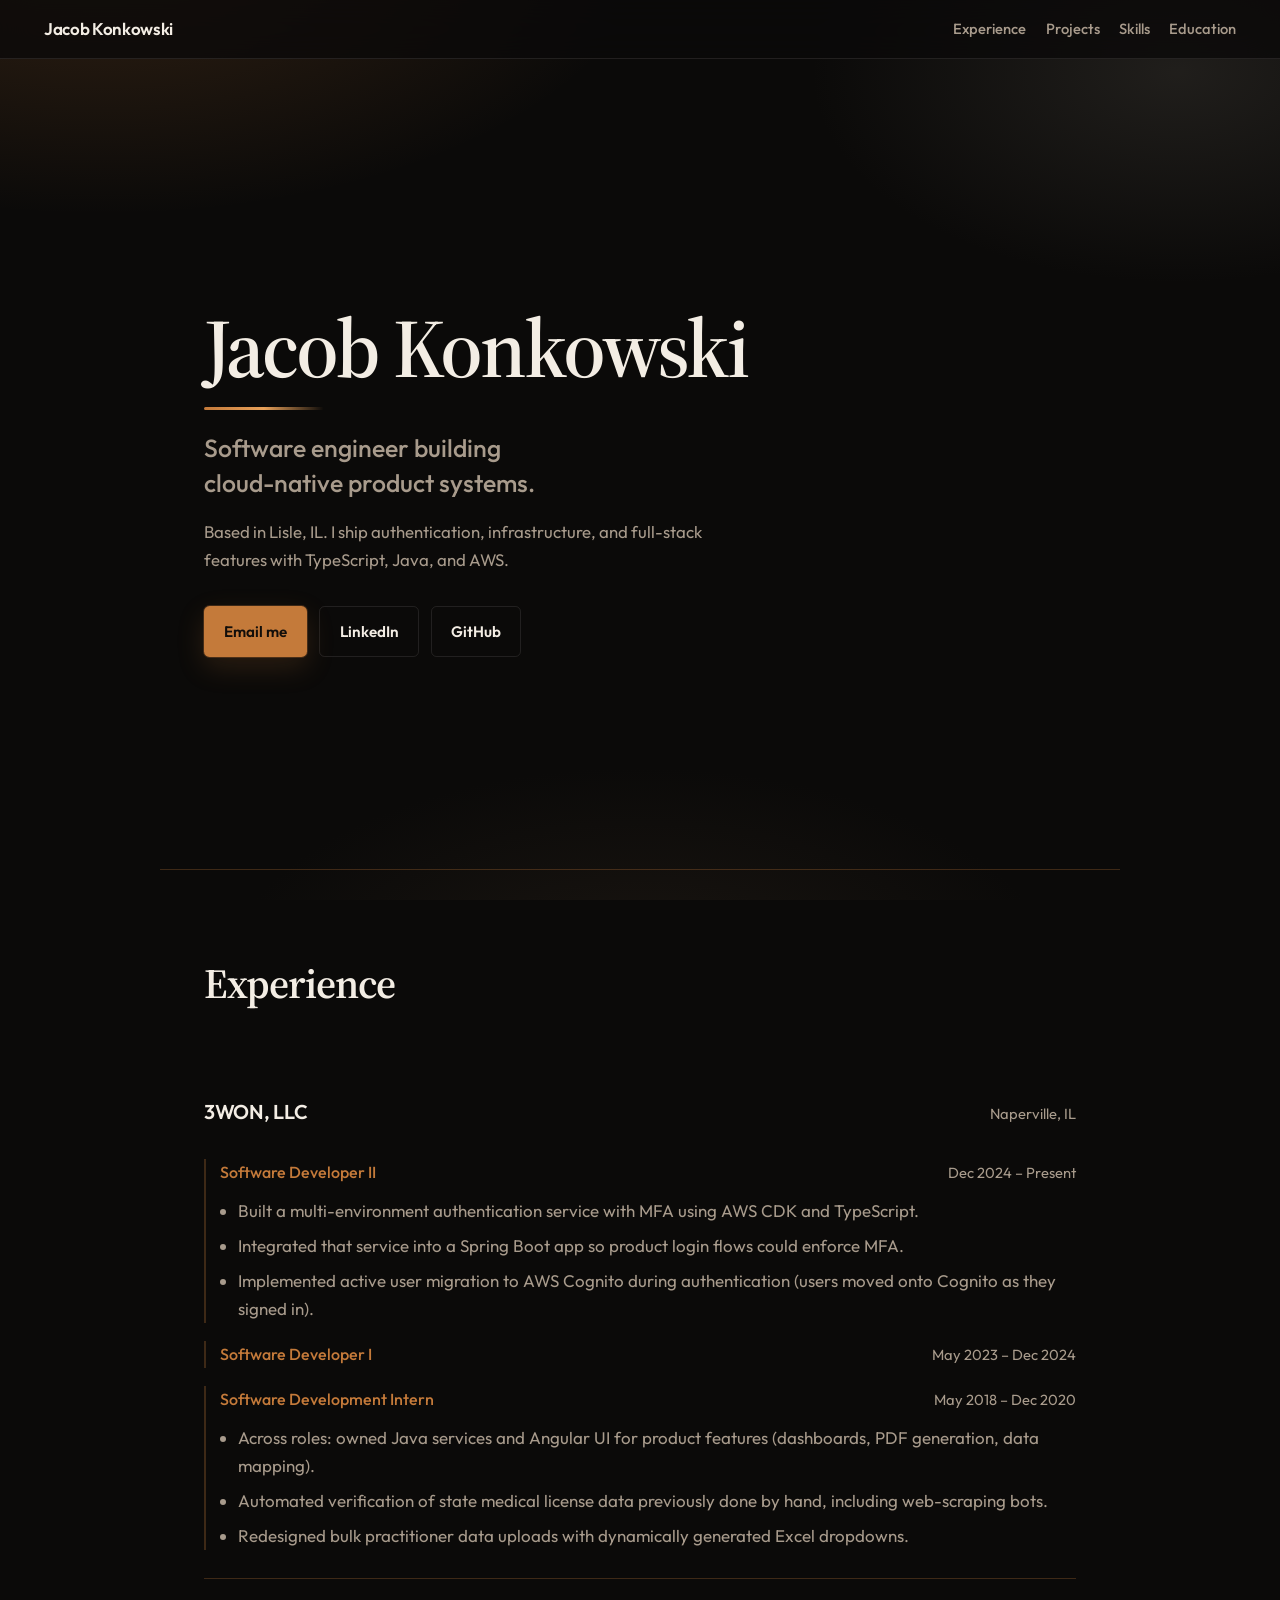
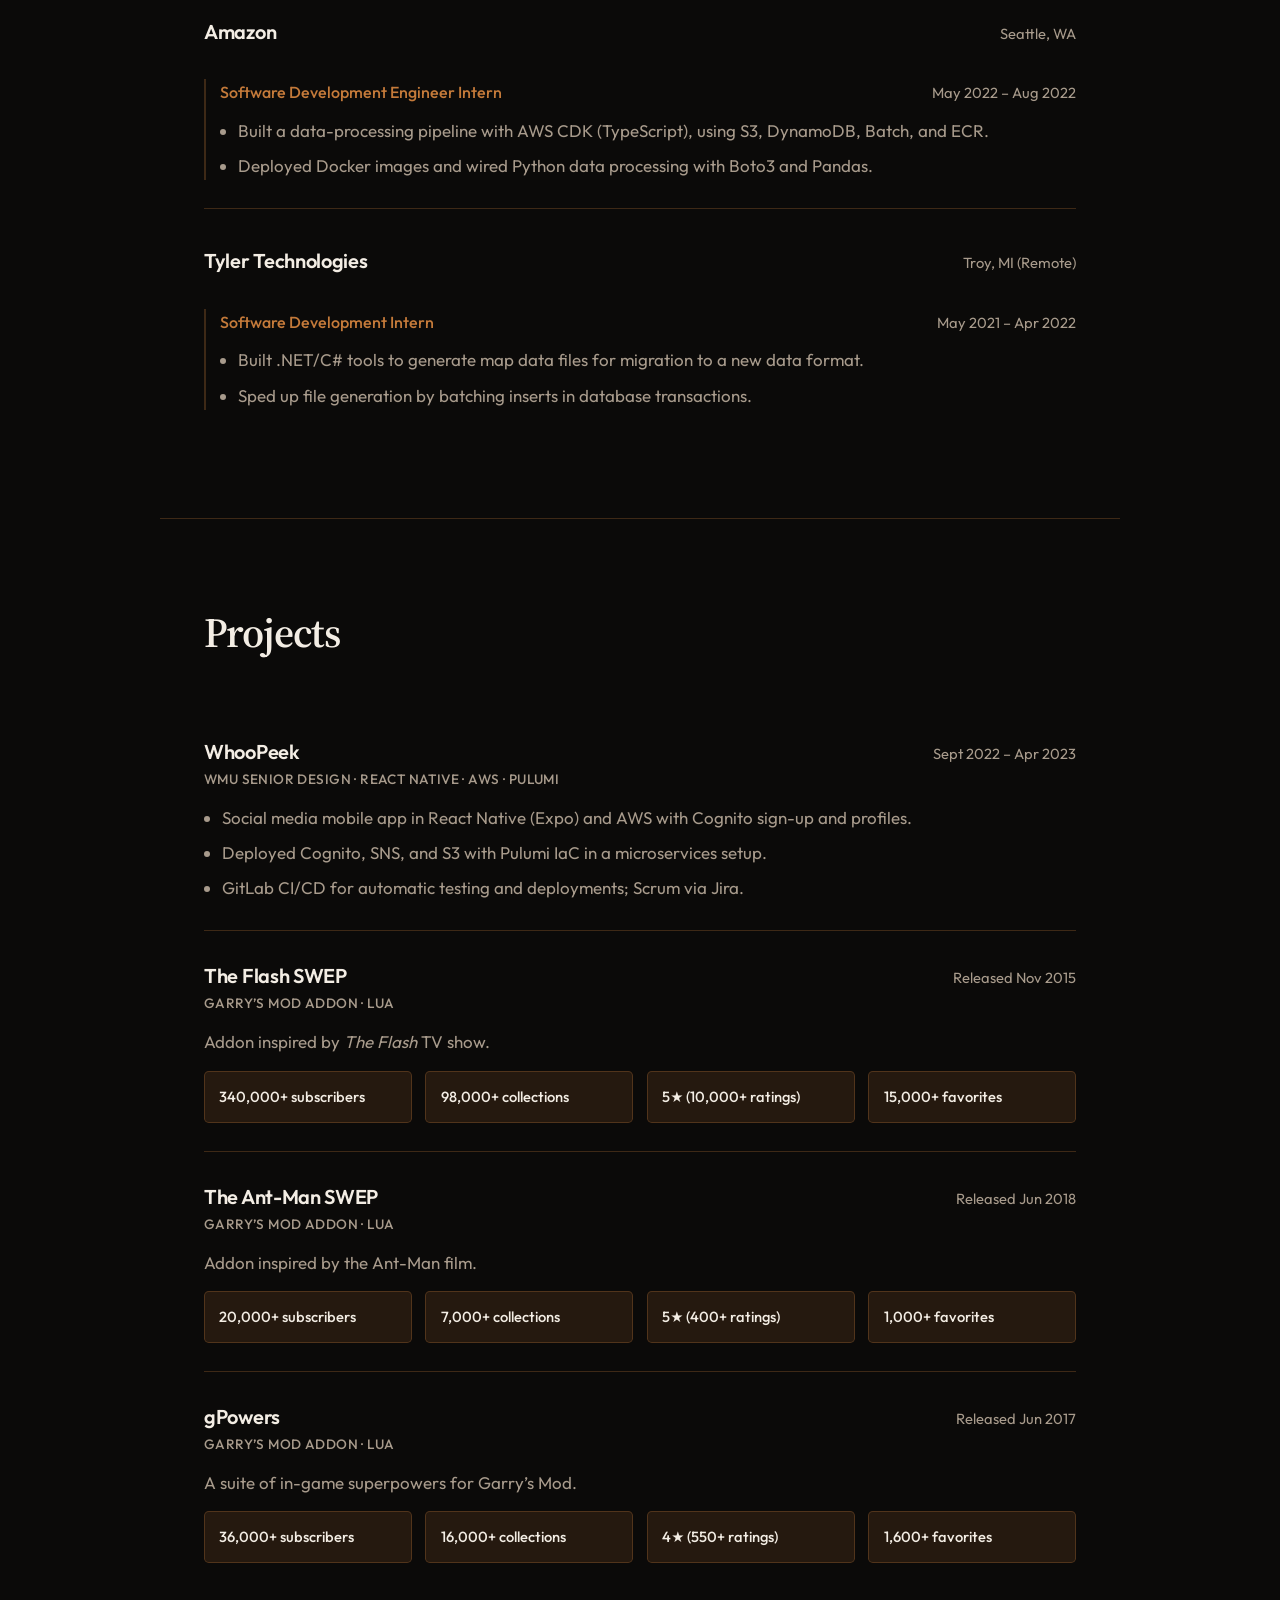
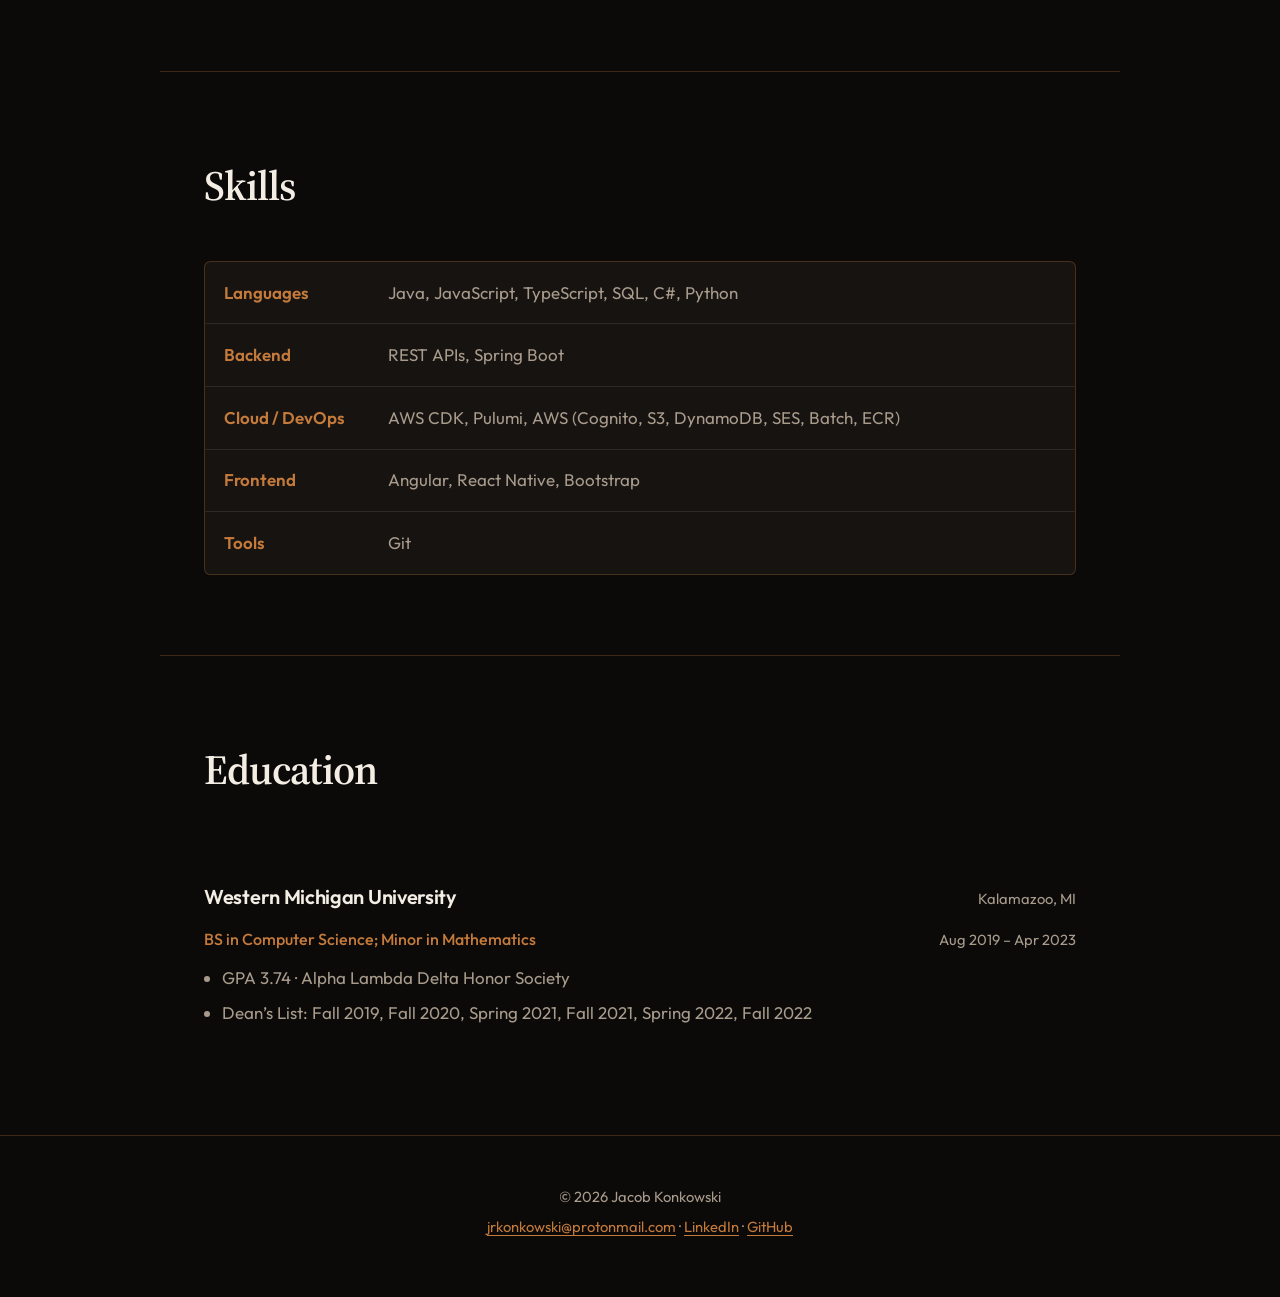
<file: index.html>
<!DOCTYPE html>
<html lang="en">
<head>
  <meta charset="UTF-8">
  <meta name="viewport" content="width=device-width, initial-scale=1">
  <meta name="description" content="Jacob Konkowski — Software Engineer. AWS, TypeScript, Java, and full-stack product work.">
  <title>Jacob Konkowski</title>
  <link rel="preconnect" href="https://fonts.googleapis.com">
  <link rel="preconnect" href="https://fonts.gstatic.com" crossorigin>
  <link href="https://fonts.googleapis.com/css2?family=Outfit:wght@400;500;600;700&family=Source+Serif+4:opsz,wght@8..60,500;8..60,600&display=swap" rel="stylesheet">
  <link rel="stylesheet" href="css/main.css">
</head>
<body>
  <div class="atmosphere" aria-hidden="true"></div>

  <header class="site-header">
    <a class="brand" href="#top">Jacob Konkowski</a>
    <nav class="nav" aria-label="Primary">
      <a href="#experience">Experience</a>
      <a href="#projects">Projects</a>
      <a href="#skills">Skills</a>
      <a href="#education">Education</a>
    </nav>
  </header>

  <main id="top">
    <section class="hero">
      <p class="hero-brand">Jacob Konkowski</p>
      <span class="hero-mark" aria-hidden="true"></span>
      <h1 class="hero-title">Software engineer building cloud-native product systems.</h1>
      <p class="hero-lede">
        Based in Lisle, IL. I ship authentication, infrastructure, and full-stack features
        with TypeScript, Java, and AWS.
      </p>
      <div class="hero-actions">
        <a class="btn btn-primary" href="mailto:jrkonkowski@protonmail.com">Email me</a>
        <a class="btn btn-ghost" href="https://www.linkedin.com/in/jacob-konkowski" target="_blank" rel="noopener">LinkedIn</a>
        <a class="btn btn-ghost" href="https://github.com/JacobKonkowski" target="_blank" rel="noopener">GitHub</a>
      </div>
    </section>

    <section id="experience" class="section">
      <div class="section-head">
        <h2>Experience</h2>
      </div>

      <article class="job reveal">
        <div class="job-meta">
          <h3><a href="https://www.3won.com/" target="_blank" rel="noopener">3WON, LLC</a></h3>
          <p class="place">Naperville, IL</p>
        </div>

        <div class="role">
          <div class="role-line">
            <h4>Software Developer II</h4>
            <time>Dec 2024 – Present</time>
          </div>
          <ul>
            <li>Built a multi-environment authentication service with MFA using AWS CDK and TypeScript.</li>
            <li>Integrated that service into a Spring Boot app so product login flows could enforce MFA.</li>
            <li>Implemented active user migration to AWS Cognito during authentication (users moved onto Cognito as they signed in).</li>
          </ul>
        </div>

        <div class="role">
          <div class="role-line">
            <h4>Software Developer I</h4>
            <time>May 2023 – Dec 2024</time>
          </div>
        </div>

        <div class="role">
          <div class="role-line">
            <h4>Software Development Intern</h4>
            <time>May 2018 – Dec 2020</time>
          </div>
          <ul>
            <li>Across roles: owned Java services and Angular UI for product features (dashboards, PDF generation, data mapping).</li>
            <li>Automated verification of state medical license data previously done by hand, including web-scraping bots.</li>
            <li>Redesigned bulk practitioner data uploads with dynamically generated Excel dropdowns.</li>
          </ul>
        </div>
      </article>

      <article class="job reveal">
        <div class="job-meta">
          <h3><a href="https://www.aboutamazon.com/" target="_blank" rel="noopener">Amazon</a></h3>
          <p class="place">Seattle, WA</p>
        </div>
        <div class="role">
          <div class="role-line">
            <h4>Software Development Engineer Intern</h4>
            <time>May 2022 – Aug 2022</time>
          </div>
          <ul>
            <li>Built a data-processing pipeline with AWS CDK (TypeScript), using S3, DynamoDB, Batch, and ECR.</li>
            <li>Deployed Docker images and wired Python data processing with Boto3 and Pandas.</li>
          </ul>
        </div>
      </article>

      <article class="job reveal">
        <div class="job-meta">
          <h3><a href="https://www.tylertech.com/" target="_blank" rel="noopener">Tyler Technologies</a></h3>
          <p class="place">Troy, MI (Remote)</p>
        </div>
        <div class="role">
          <div class="role-line">
            <h4>Software Development Intern</h4>
            <time>May 2021 – Apr 2022</time>
          </div>
          <ul>
            <li>Built .NET/C# tools to generate map data files for migration to a new data format.</li>
            <li>Sped up file generation by batching inserts in database transactions.</li>
          </ul>
        </div>
      </article>
    </section>

    <section id="projects" class="section">
      <div class="section-head">
        <h2>Projects</h2>
      </div>

      <article class="project reveal" id="whoopeek">
        <div class="project-top">
          <h3><a href="https://www.whoopeek.com/" target="_blank" rel="noopener">WhooPeek</a></h3>
          <time datetime="2022-09">Sept 2022 – Apr 2023</time>
        </div>
        <p class="project-tag">WMU Senior Design · React Native · AWS · Pulumi</p>
        <ul>
          <li>Social media mobile app in React Native (Expo) and AWS with Cognito sign-up and profiles.</li>
          <li>Deployed Cognito, SNS, and S3 with Pulumi IaC in a microservices setup.</li>
          <li>GitLab CI/CD for automatic testing and deployments; Scrum via Jira.</li>
        </ul>
      </article>

      <article class="project reveal" id="theflashswep">
        <div class="project-top">
          <h3><a href="https://steamcommunity.com/sharedfiles/filedetails/?id=554915029" target="_blank" rel="noopener">The Flash SWEP</a></h3>
          <time datetime="2015-11">Released Nov 2015</time>
        </div>
        <p class="project-tag">Garry’s Mod addon · Lua</p>
        <p>Addon inspired by <em>The Flash</em> TV show.</p>
        <ul class="stats">
          <li>340,000+ subscribers</li>
          <li>98,000+ collections</li>
          <li>5★ (10,000+ ratings)</li>
          <li>15,000+ favorites</li>
        </ul>
      </article>

      <article class="project reveal" id="theantmanswep">
        <div class="project-top">
          <h3><a href="https://steamcommunity.com/sharedfiles/filedetails/?id=1404809615" target="_blank" rel="noopener">The Ant-Man SWEP</a></h3>
          <time datetime="2018-06">Released Jun 2018</time>
        </div>
        <p class="project-tag">Garry’s Mod addon · Lua</p>
        <p>Addon inspired by the Ant-Man film.</p>
        <ul class="stats">
          <li>20,000+ subscribers</li>
          <li>7,000+ collections</li>
          <li>5★ (400+ ratings)</li>
          <li>1,000+ favorites</li>
        </ul>
      </article>

      <article class="project reveal" id="gpowers">
        <div class="project-top">
          <h3><a href="https://steamcommunity.com/sharedfiles/filedetails/?id=942860152" target="_blank" rel="noopener">gPowers</a></h3>
          <time datetime="2017-06">Released Jun 2017</time>
        </div>
        <p class="project-tag">Garry’s Mod addon · Lua</p>
        <p>A suite of in-game superpowers for Garry’s Mod.</p>
        <ul class="stats">
          <li>36,000+ subscribers</li>
          <li>16,000+ collections</li>
          <li>4★ (550+ ratings)</li>
          <li>1,600+ favorites</li>
        </ul>
      </article>
    </section>

    <section id="skills" class="section">
      <div class="section-head">
        <h2>Skills</h2>
      </div>
      <dl class="skills reveal">
        <div>
          <dt>Languages</dt>
          <dd>Java, JavaScript, TypeScript, SQL, C#, Python</dd>
        </div>
        <div>
          <dt>Backend</dt>
          <dd>REST APIs, Spring Boot</dd>
        </div>
        <div>
          <dt>Cloud / DevOps</dt>
          <dd>AWS CDK, Pulumi, AWS (Cognito, S3, DynamoDB, SES, Batch, ECR)</dd>
        </div>
        <div>
          <dt>Frontend</dt>
          <dd>Angular, React Native, Bootstrap</dd>
        </div>
        <div>
          <dt>Tools</dt>
          <dd>Git</dd>
        </div>
      </dl>
    </section>

    <section id="education" class="section">
      <div class="section-head">
        <h2>Education</h2>
      </div>
      <article class="edu reveal">
        <div class="job-meta">
          <h3><a href="https://wmich.edu/" target="_blank" rel="noopener">Western Michigan University</a></h3>
          <p class="place">Kalamazoo, MI</p>
        </div>
        <div class="role-line">
          <h4>BS in Computer Science; Minor in Mathematics</h4>
          <time>Aug 2019 – Apr 2023</time>
        </div>
        <ul>
          <li>GPA 3.74 · Alpha Lambda Delta Honor Society</li>
          <li>Dean’s List: Fall 2019, Fall 2020, Spring 2021, Fall 2021, Spring 2022, Fall 2022</li>
        </ul>
      </article>
    </section>
  </main>

  <footer class="site-footer">
    <p>© <span id="year"></span> Jacob Konkowski</p>
    <p>
      <a href="mailto:jrkonkowski@protonmail.com">jrkonkowski@protonmail.com</a>
      ·
      <a href="https://www.linkedin.com/in/jacob-konkowski" target="_blank" rel="noopener">LinkedIn</a>
      ·
      <a href="https://github.com/JacobKonkowski" target="_blank" rel="noopener">GitHub</a>
    </p>
  </footer>

  <script src="js/main.js"></script>
</body>
</html>
</file>
<file: css/main.css>
:root {
  --bg: #0b0a09;
  --bg-elevated: #161311;
  --ink: #f3ede4;
  --ink-muted: #a89b8c;
  --accent: #c47a3a;
  --accent-hot: #e8a15a;
  --accent-soft: rgba(196, 122, 58, 0.14);
  --line: rgba(243, 237, 228, 0.1);
  --line-copper: rgba(196, 122, 58, 0.28);
  --header-bg: rgba(11, 10, 9, 0.78);
  --font-display: "Source Serif 4", Georgia, serif;
  --font-body: "Outfit", system-ui, sans-serif;
  --space: clamp(1.25rem, 3.5vw, 2.75rem);
  --max: 42rem;
  --wide: 60rem;
}

*,
*::before,
*::after {
  box-sizing: border-box;
}

html {
  scroll-behavior: smooth;
}

body {
  margin: 0;
  min-height: 100vh;
  font-family: var(--font-body);
  font-size: 1.06rem;
  line-height: 1.65;
  color: var(--ink);
  background: var(--bg);
  -webkit-font-smoothing: antialiased;
}

.atmosphere {
  position: fixed;
  inset: 0;
  z-index: -1;
  background:
    radial-gradient(ellipse 75% 55% at 8% -8%, rgba(196, 122, 58, 0.22), transparent 58%),
    radial-gradient(ellipse 55% 45% at 92% 8%, rgba(72, 68, 62, 0.35), transparent 52%),
    radial-gradient(ellipse 60% 45% at 50% 110%, rgba(40, 32, 24, 0.55), transparent 55%),
    var(--bg);
  animation: atmosphere-shift 22s ease-in-out infinite alternate;
}

@keyframes atmosphere-shift {
  from {
    filter: saturate(1) brightness(1);
    transform: scale(1);
  }
  to {
    filter: saturate(1.12) brightness(1.04);
    transform: scale(1.02);
  }
}

a {
  color: var(--accent);
  text-decoration-thickness: 1px;
  text-underline-offset: 0.18em;
  transition: color 0.2s ease;
}

a:hover,
a:focus-visible {
  color: var(--accent-hot);
}

.site-header {
  position: sticky;
  top: 0;
  z-index: 20;
  display: flex;
  align-items: center;
  justify-content: space-between;
  gap: 1rem;
  padding: 0.95rem var(--space);
  backdrop-filter: blur(16px);
  background: var(--header-bg);
  border-bottom: 1px solid var(--line);
  transition: border-color 0.3s ease, box-shadow 0.3s ease;
}

.site-header.is-scrolled {
  border-bottom-color: var(--line-copper);
  box-shadow: 0 1px 0 rgba(196, 122, 58, 0.18), 0 12px 40px rgba(0, 0, 0, 0.35);
}

.brand {
  font-weight: 600;
  letter-spacing: -0.02em;
  color: var(--ink);
  text-decoration: none;
}

.brand:hover,
.brand:focus-visible {
  color: var(--accent-hot);
}

.nav {
  display: flex;
  flex-wrap: wrap;
  gap: 0.35rem 1.2rem;
  justify-content: flex-end;
}

.nav a {
  color: var(--ink-muted);
  text-decoration: none;
  font-size: 0.92rem;
  font-weight: 500;
  position: relative;
}

.nav a::after {
  content: "";
  position: absolute;
  left: 0;
  bottom: -0.2rem;
  width: 100%;
  height: 1px;
  background: linear-gradient(90deg, var(--accent), var(--accent-hot));
  transform: scaleX(0);
  transform-origin: left;
  transition: transform 0.25s ease;
}

.nav a:hover,
.nav a:focus-visible {
  color: var(--ink);
}

.nav a:hover::after,
.nav a:focus-visible::after {
  transform: scaleX(1);
}

.hero {
  min-height: min(90vh, 54rem);
  display: flex;
  flex-direction: column;
  justify-content: center;
  padding: clamp(3.5rem, 12vh, 7rem) var(--space) 4.5rem;
  max-width: var(--wide);
  margin: 0 auto;
  animation: hero-in 1s cubic-bezier(0.22, 1, 0.36, 1) both;
}

@keyframes hero-in {
  from {
    opacity: 0;
    transform: translateY(22px);
  }
  to {
    opacity: 1;
    transform: translateY(0);
  }
}

.hero-brand {
  margin: 0;
  font-family: var(--font-display);
  font-size: clamp(3rem, 8vw, 5.2rem);
  font-weight: 600;
  letter-spacing: -0.035em;
  line-height: 0.98;
  color: var(--ink);
}

.hero-mark {
  display: block;
  width: min(7.5rem, 28vw);
  height: 3px;
  margin: 1.1rem 0 1.35rem;
  border-radius: 999px;
  background: linear-gradient(90deg, var(--accent), var(--accent-hot), transparent);
  animation: mark-in 1.1s 0.15s cubic-bezier(0.22, 1, 0.36, 1) both;
}

@keyframes mark-in {
  from {
    opacity: 0;
    transform: scaleX(0.35);
    transform-origin: left;
  }
  to {
    opacity: 1;
    transform: scaleX(1);
    transform-origin: left;
  }
}

.hero-title {
  margin: 0 0 1.1rem;
  max-width: 22ch;
  font-family: var(--font-body);
  font-size: clamp(1.2rem, 2.5vw, 1.55rem);
  font-weight: 500;
  line-height: 1.4;
  color: var(--ink-muted);
}

.hero-lede {
  margin: 0 0 2rem;
  max-width: 34rem;
  color: var(--ink-muted);
  font-size: 1.05rem;
}

.hero-actions {
  display: flex;
  flex-wrap: wrap;
  gap: 0.75rem;
}

.btn {
  display: inline-flex;
  align-items: center;
  justify-content: center;
  padding: 0.75rem 1.2rem;
  border-radius: 0.35rem;
  font-weight: 600;
  font-size: 0.95rem;
  text-decoration: none;
  border: 1px solid transparent;
  transition: transform 0.2s ease, background 0.2s ease, border-color 0.2s ease, color 0.2s ease, box-shadow 0.2s ease;
}

.btn:hover {
  transform: translateY(-1px);
}

.btn-primary {
  background: var(--accent);
  color: #120e0a;
  box-shadow: 0 0 0 1px rgba(196, 122, 58, 0.25), 0 10px 28px rgba(196, 122, 58, 0.18);
}

.btn-primary:hover,
.btn-primary:focus-visible {
  background: var(--accent-hot);
  color: #120e0a;
}

.btn-ghost {
  background: transparent;
  color: var(--ink);
  border-color: var(--line);
}

.btn-ghost:hover,
.btn-ghost:focus-visible {
  border-color: var(--accent);
  color: var(--accent-hot);
  background: var(--accent-soft);
}

.section {
  padding: 5rem var(--space);
  max-width: var(--wide);
  margin: 0 auto;
  border-top: 1px solid var(--line-copper);
}

.section-head {
  margin-bottom: 2.5rem;
  max-width: var(--max);
}

.section-head h2 {
  margin: 0;
  font-family: var(--font-display);
  font-size: clamp(2rem, 3.4vw, 2.6rem);
  font-weight: 600;
  letter-spacing: -0.025em;
}

.job,
.project,
.edu {
  padding: 1.75rem 0;
}

.job + .job,
.project + .project {
  border-top: 1px solid var(--line-copper);
}

.job-meta,
.project-top,
.role-line {
  display: flex;
  flex-wrap: wrap;
  align-items: baseline;
  justify-content: space-between;
  gap: 0.35rem 1rem;
}

.job-meta h3,
.project-top h3,
.edu h3 {
  margin: 0;
  font-size: 1.25rem;
  font-weight: 600;
  letter-spacing: -0.015em;
}

.job-meta h3 a,
.project-top h3 a,
.edu h3 a {
  color: var(--ink);
  text-decoration: none;
}

.job-meta h3 a:hover,
.project-top h3 a:hover,
.edu h3 a:hover,
.job-meta h3 a:focus-visible,
.project-top h3 a:focus-visible,
.edu h3 a:focus-visible {
  color: var(--accent-hot);
}

.place,
time {
  color: var(--ink-muted);
  font-size: 0.92rem;
  white-space: nowrap;
}

.role {
  margin-top: 1.15rem;
  padding-left: 0.85rem;
  border-left: 2px solid var(--line-copper);
}

.role h4,
.edu h4 {
  margin: 0;
  font-size: 1rem;
  font-weight: 500;
  color: var(--accent);
}

ul {
  margin: 0.7rem 0 0;
  padding-left: 1.15rem;
  color: var(--ink-muted);
}

li + li {
  margin-top: 0.45rem;
}

.project-tag {
  margin: 0.4rem 0 0.85rem;
  color: var(--accent);
  font-size: 0.85rem;
  font-weight: 500;
  letter-spacing: 0.03em;
  text-transform: uppercase;
}

.project > p {
  margin: 0 0 0.85rem;
  color: var(--ink-muted);
  max-width: var(--max);
}

.stats {
  display: grid;
  grid-template-columns: repeat(auto-fit, minmax(11rem, 1fr));
  gap: 0.6rem 0.85rem;
  list-style: none;
  padding: 0;
  margin: 0.9rem 0 0;
}

.stats li {
  margin: 0;
  padding: 0.8rem 0.9rem;
  background: var(--accent-soft);
  border: 1px solid var(--line-copper);
  border-radius: 0.3rem;
  color: var(--ink);
  font-size: 0.92rem;
  font-weight: 500;
}

.skills {
  display: grid;
  gap: 0;
  margin: 0;
  background: var(--bg-elevated);
  border: 1px solid var(--line-copper);
  border-radius: 0.4rem;
  overflow: hidden;
}

.skills > div {
  display: grid;
  grid-template-columns: 9rem 1fr;
  gap: 0.75rem 1.25rem;
  padding: 1.05rem 1.2rem;
  border-bottom: 1px solid var(--line);
}

.skills > div:last-child {
  border-bottom: none;
}

.skills dt {
  margin: 0;
  font-weight: 600;
  color: var(--accent);
}

.skills dd {
  margin: 0;
  color: var(--ink-muted);
}

.site-footer {
  padding: 2.75rem var(--space) 3.25rem;
  border-top: 1px solid var(--line-copper);
  text-align: center;
  color: var(--ink-muted);
  font-size: 0.92rem;
}

.site-footer p {
  margin: 0.35rem 0;
}

.reveal {
  opacity: 0;
  transform: translateY(18px);
  transition: opacity 0.6s cubic-bezier(0.22, 1, 0.36, 1), transform 0.6s cubic-bezier(0.22, 1, 0.36, 1);
}

.reveal.is-visible {
  opacity: 1;
  transform: translateY(0);
}

@media (max-width: 720px) {
  .site-header {
    flex-direction: column;
    align-items: flex-start;
  }

  .nav {
    justify-content: flex-start;
  }

  .skills > div {
    grid-template-columns: 1fr;
    gap: 0.3rem;
  }

  .hero {
    min-height: auto;
    padding-top: 3.25rem;
  }

  .role {
    padding-left: 0.7rem;
  }
}

@media (prefers-reduced-motion: reduce) {
  html {
    scroll-behavior: auto;
  }

  .atmosphere,
  .hero,
  .hero-mark {
    animation: none;
  }

  .reveal {
    opacity: 1;
    transform: none;
    transition: none;
  }

  .btn:hover {
    transform: none;
  }
}
</file>
